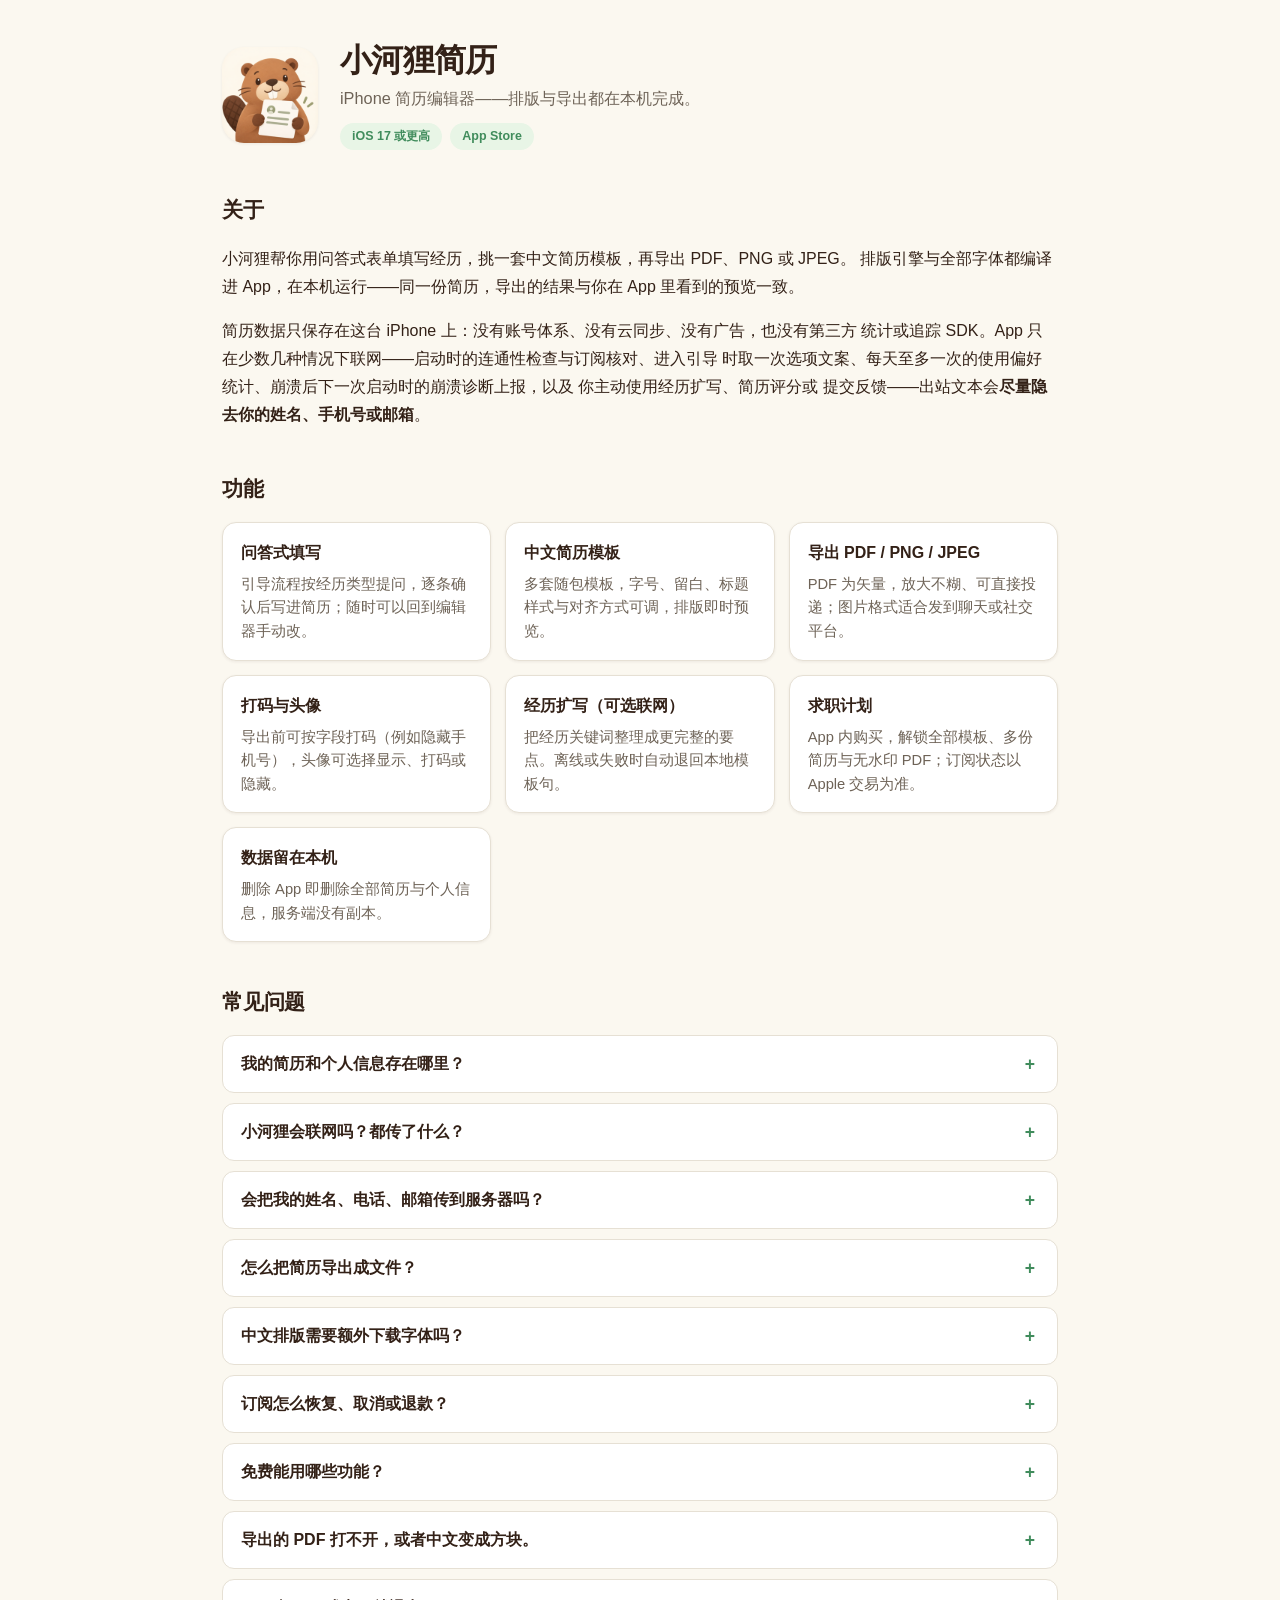
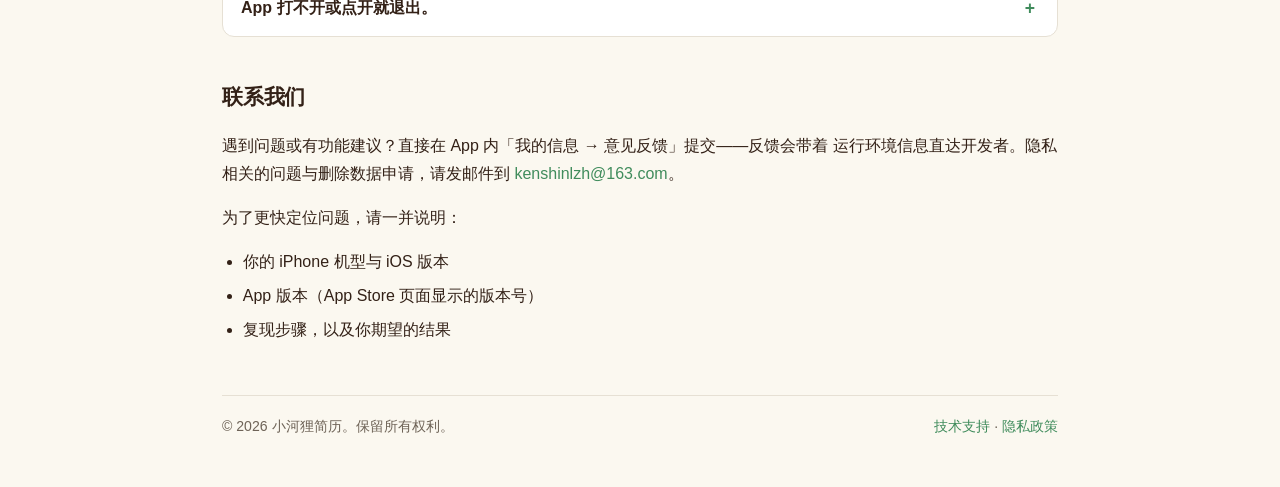
<file: index.html>
<!DOCTYPE html>
<html lang="zh-CN">
<head>
<meta charset="utf-8">
<meta name="viewport" content="width=device-width, initial-scale=1">
<title>小河狸简历 — 技术支持</title>
<meta name="description" content="小河狸简历 iPhone 简历编辑器的技术支持：功能说明、常见问题、故障排查与联系方式。">
<meta property="og:title" content="小河狸简历 — 技术支持">
<meta property="og:description" content="iPhone 简历编辑器：排版与导出都在本机完成，简历数据只存在手机上。">
<meta property="og:image" content="assets/icon.png">
<link rel="icon" type="image/png" href="assets/icon.png">
<link rel="stylesheet" href="styles.css">
</head>
<body>
<main class="wrap">

<header class="hero">
  <img class="hero-icon" src="assets/icon.png" alt="小河狸简历 App 图标" width="96" height="96">
  <div>
    <h1>小河狸简历</h1>
    <p class="tagline">iPhone 简历编辑器——排版与导出都在本机完成。</p>
    <p class="chips">
      <span class="chip">iOS 17 或更高</span>
      <span class="chip">App Store</span>
    </p>
  </div>
</header>

<section>
  <h2>关于</h2>
  <p>小河狸帮你用问答式表单填写经历，挑一套中文简历模板，再导出 PDF、PNG 或 JPEG。
  排版引擎与全部字体都编译进 App，在本机运行——同一份简历，导出的结果与你在
  App 里看到的预览一致。</p>
  <p>简历数据只保存在这台 iPhone 上：没有账号体系、没有云同步、没有广告，也没有第三方
  统计或追踪 SDK。App 只在少数几种情况下联网——启动时的连通性检查与订阅核对、进入引导
  时取一次选项文案、每天至多一次的使用偏好统计、崩溃后下一次启动时的崩溃诊断上报，以及
  你主动使用经历扩写、简历评分或
  提交反馈——出站文本会<strong>尽量隐去你的姓名、手机号或邮箱</strong>。</p>
</section>

<section>
  <h2>功能</h2>
  <div class="grid">
    <div class="card">
      <h3>问答式填写</h3>
      <p>引导流程按经历类型提问，逐条确认后写进简历；随时可以回到编辑器手动改。</p>
    </div>
    <div class="card">
      <h3>中文简历模板</h3>
      <p>多套随包模板，字号、留白、标题样式与对齐方式可调，排版即时预览。</p>
    </div>
    <div class="card">
      <h3>导出 PDF / PNG / JPEG</h3>
      <p>PDF 为矢量，放大不糊、可直接投递；图片格式适合发到聊天或社交平台。</p>
    </div>
    <div class="card">
      <h3>打码与头像</h3>
      <p>导出前可按字段打码（例如隐藏手机号），头像可选择显示、打码或隐藏。</p>
    </div>
    <div class="card">
      <h3>经历扩写（可选联网）</h3>
      <p>把经历关键词整理成更完整的要点。离线或失败时自动退回本地模板句。</p>
    </div>
    <div class="card">
      <h3>求职计划</h3>
      <p>App 内购买，解锁全部模板、多份简历与无水印 PDF；订阅状态以 Apple 交易为准。</p>
    </div>
    <div class="card">
      <h3>数据留在本机</h3>
      <p>删除 App 即删除全部简历与个人信息，服务端没有副本。</p>
    </div>
  </div>
</section>

<section>
  <h2>常见问题</h2>

  <details>
    <summary>我的简历和个人信息存在哪里？</summary>
    <p>全部存在这台 iPhone 上 App 的私有目录里（简历 JSON、头像图片与设置）。
    没有服务器保存简历，也不会上传到任何云端。删除 App 就会一并删除。</p>
  </details>

  <details>
    <summary>小河狸会联网吗？都传了什么？</summary>
    <p>会，但次数很少，且全部指向开发者自建的服务器。
    其中三处是自动发生的（都不含你填写的内容）：</p>
    <ul>
      <li><strong>连通性检查</strong>：启动时问一次服务是否在线，只发一个空的 GET 请求，
      不含任何个人信息。</li>
      <li><strong>订阅核对</strong>：把 Apple 签名的交易凭证与一个本机生成的匿名账户标识
      发出去，用于确认订阅是否有效、还剩多少次精修；启动与回到前台时各可能触发一次。</li>
      <li><strong>引导选项文案</strong>：进入引导时取一次经历类型 / 技能分类列表，
      不含任何个人信息。</li>
    </ul>
    <p>另外两处只有你主动操作才会发生：</p>
    <ul>
      <li><strong>经历扩写 / 个人简介生成</strong>：只发送经历类型与你确认过的事实关键词，
      不含姓名、手机号、邮箱（出站前强制清洗）；服务器会把这些关键词转交大模型服务商
      生成文字。</li>
      <li><strong>意见反馈</strong>：只有你点「提交」时，才发送反馈正文、你选填的联系方式
      与设备型号、系统版本、App 版本、语言。</li>
    </ul>
    <p>完整说明见<a href="privacy.html">隐私政策</a>。</p>
  </details>

  <details>
    <summary>会把我的姓名、电话、邮箱传到服务器吗？</summary>
    <p>不会。这是硬性约束：所有出站文本在唯一网络出口处强制清洗，命中邮箱或手机号模式
    即整段隐去，之后才会发出去。</p>
  </details>

  <details>
    <summary>怎么把简历导出成文件？</summary>
    <p>在编辑页点右上角「导出」，选择 PDF、PNG 或 JPEG，随后通过 iOS 系统分享面板
    保存到「文件」或发给别人。发到哪里完全由你决定，App 不经手。</p>
  </details>

  <details>
    <summary>中文排版需要额外下载字体吗？</summary>
    <p>不需要。随包字体已包含中文字形，离线也能正常排版。如果你在有网络的电脑上编辑
    导出的 PDF，请确认系统装有中文字体。</p>
  </details>

  <details>
    <summary>订阅怎么恢复、取消或退款？</summary>
    <p>订阅由 Apple 处理：在 iOS「设置 → Apple 账户 → 订阅」里查看、取消或管理，
    退款也通过 Apple 提交。</p>
    <p>在 App 里碰到需要订阅的功能（锁定模板、导出 PDF、第二份简历、精修次数用完）时，
    会弹出「求职计划」页，页面上有「恢复购买」与「管理订阅」两个入口，换设备或重装后
    从那里恢复即可。想查看当前订阅状态与剩余精修次数，走
    「我的信息 → 设置 → 账号与权益」。</p>
  </details>

  <details>
    <summary>免费能用哪些功能？</summary>
    <p>免费档可以保存一份简历、使用其中几套通用模板、进行有限次数的经历精修；
    导出的图片带水印，<strong>导出 PDF 需要订阅</strong>。「求职计划」订阅解锁全部模板、
    多份简历与无水印 PDF。具体次数以 App 内展示为准。</p>
  </details>

  <details>
    <summary>导出的 PDF 打不开，或者中文变成方块。</summary>
    <p>先确认导出的是 PDF 而不是 PNG/JPEG；若在第三方阅读器里显示异常，换用
    「文件」App 或系统预览打开。中文变方块通常是阅读器缺中文字体，不是文件损坏——
    这份 PDF 里已经内嵌了排版所用字体，换一个阅读器即可正常显示。</p>
  </details>

  <details>
    <summary>App 打不开或点开就退出。</summary>
    <p>请先确认系统版本为 iOS 17 或更高，然后删除 App 重新从 App Store 安装。
    如果仍然打不开，请反馈给我们，并附上机型与系统版本。</p>
  </details>
</section>

<section>
  <h2>联系我们</h2>
  <p>遇到问题或有功能建议？直接在 App 内「我的信息 → 意见反馈」提交——反馈会带着
  运行环境信息直达开发者。隐私相关的问题与删除数据申请，请发邮件到
  <a href="mailto:kenshinlzh@163.com">kenshinlzh@163.com</a>。</p>
  <p>为了更快定位问题，请一并说明：</p>
  <ul>
    <li>你的 iPhone 机型与 iOS 版本</li>
    <li>App 版本（App Store 页面显示的版本号）</li>
    <li>复现步骤，以及你期望的结果</li>
  </ul>
</section>

<footer>
  <p>© 2026 小河狸简历。保留所有权利。</p>
  <nav><a href="index.html">技术支持</a> · <a href="privacy.html">隐私政策</a></nav>
</footer>

</main>
</body>
</html>
</file>
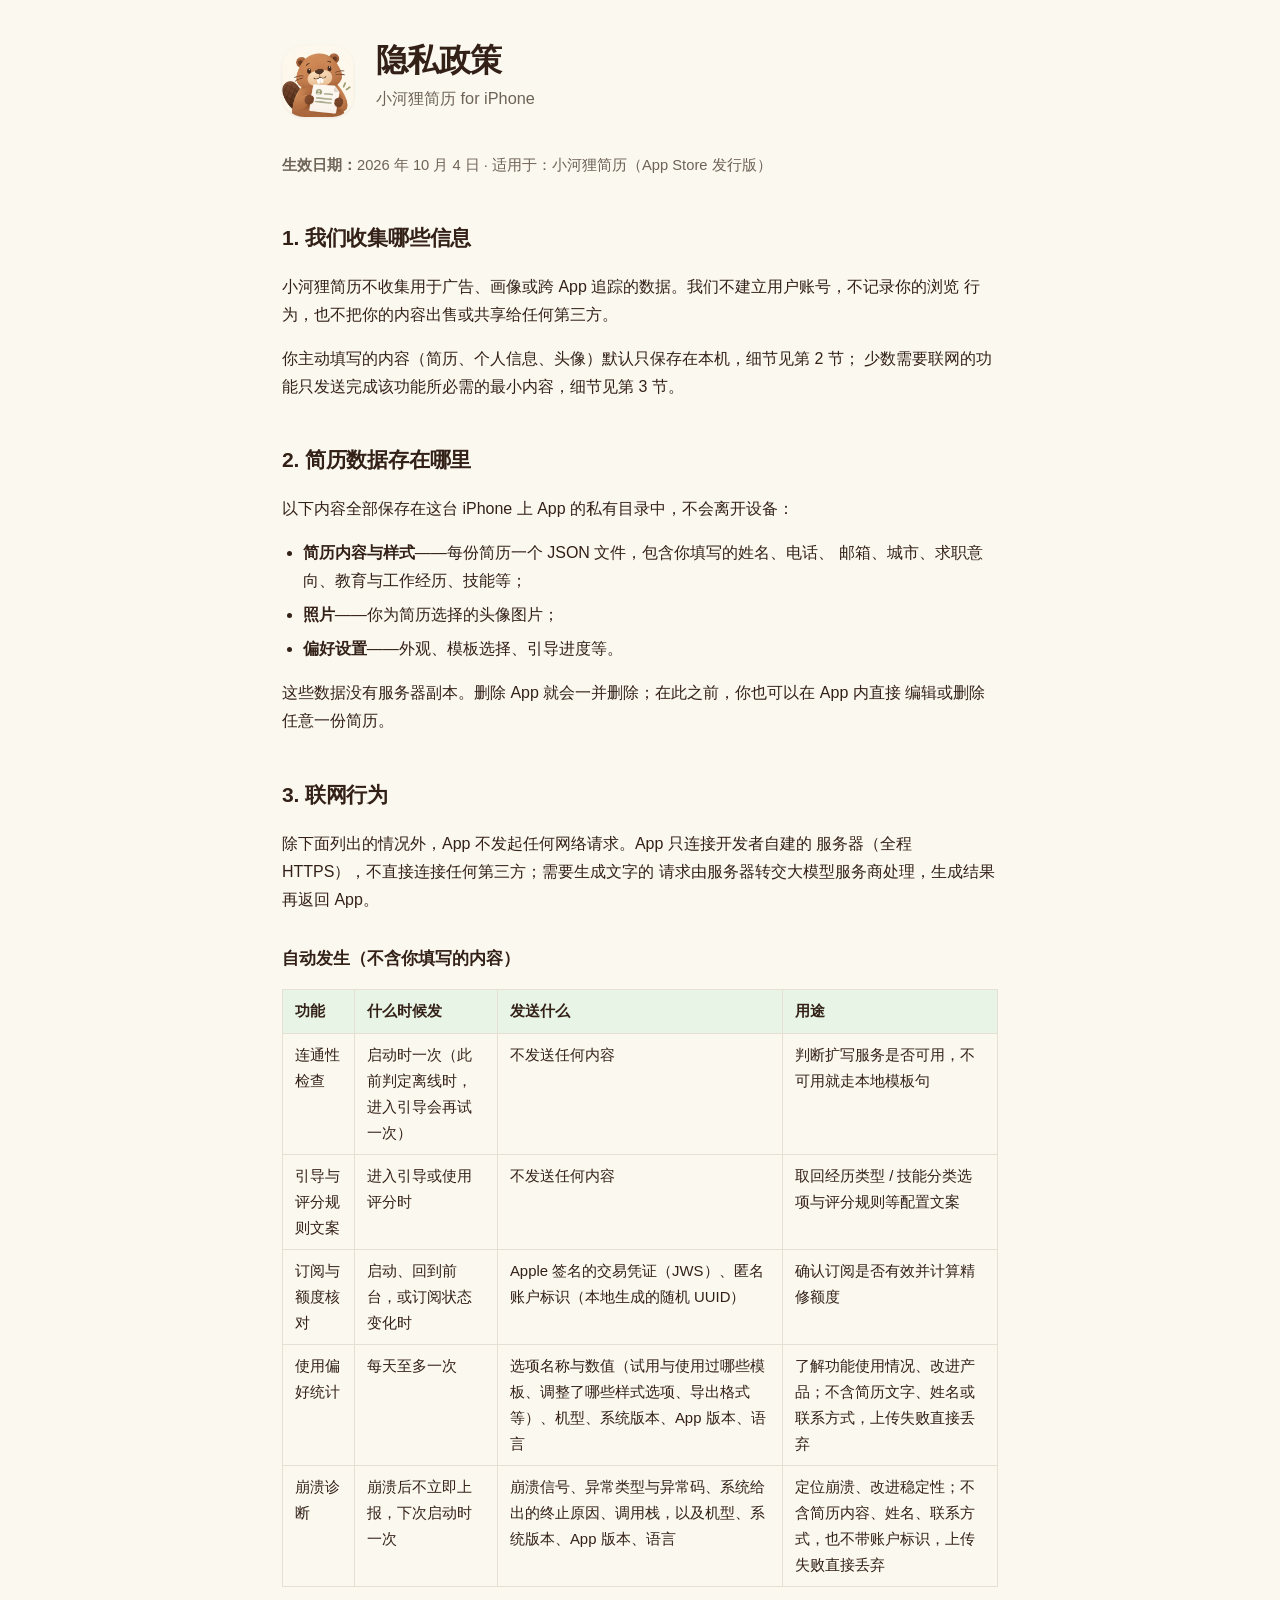
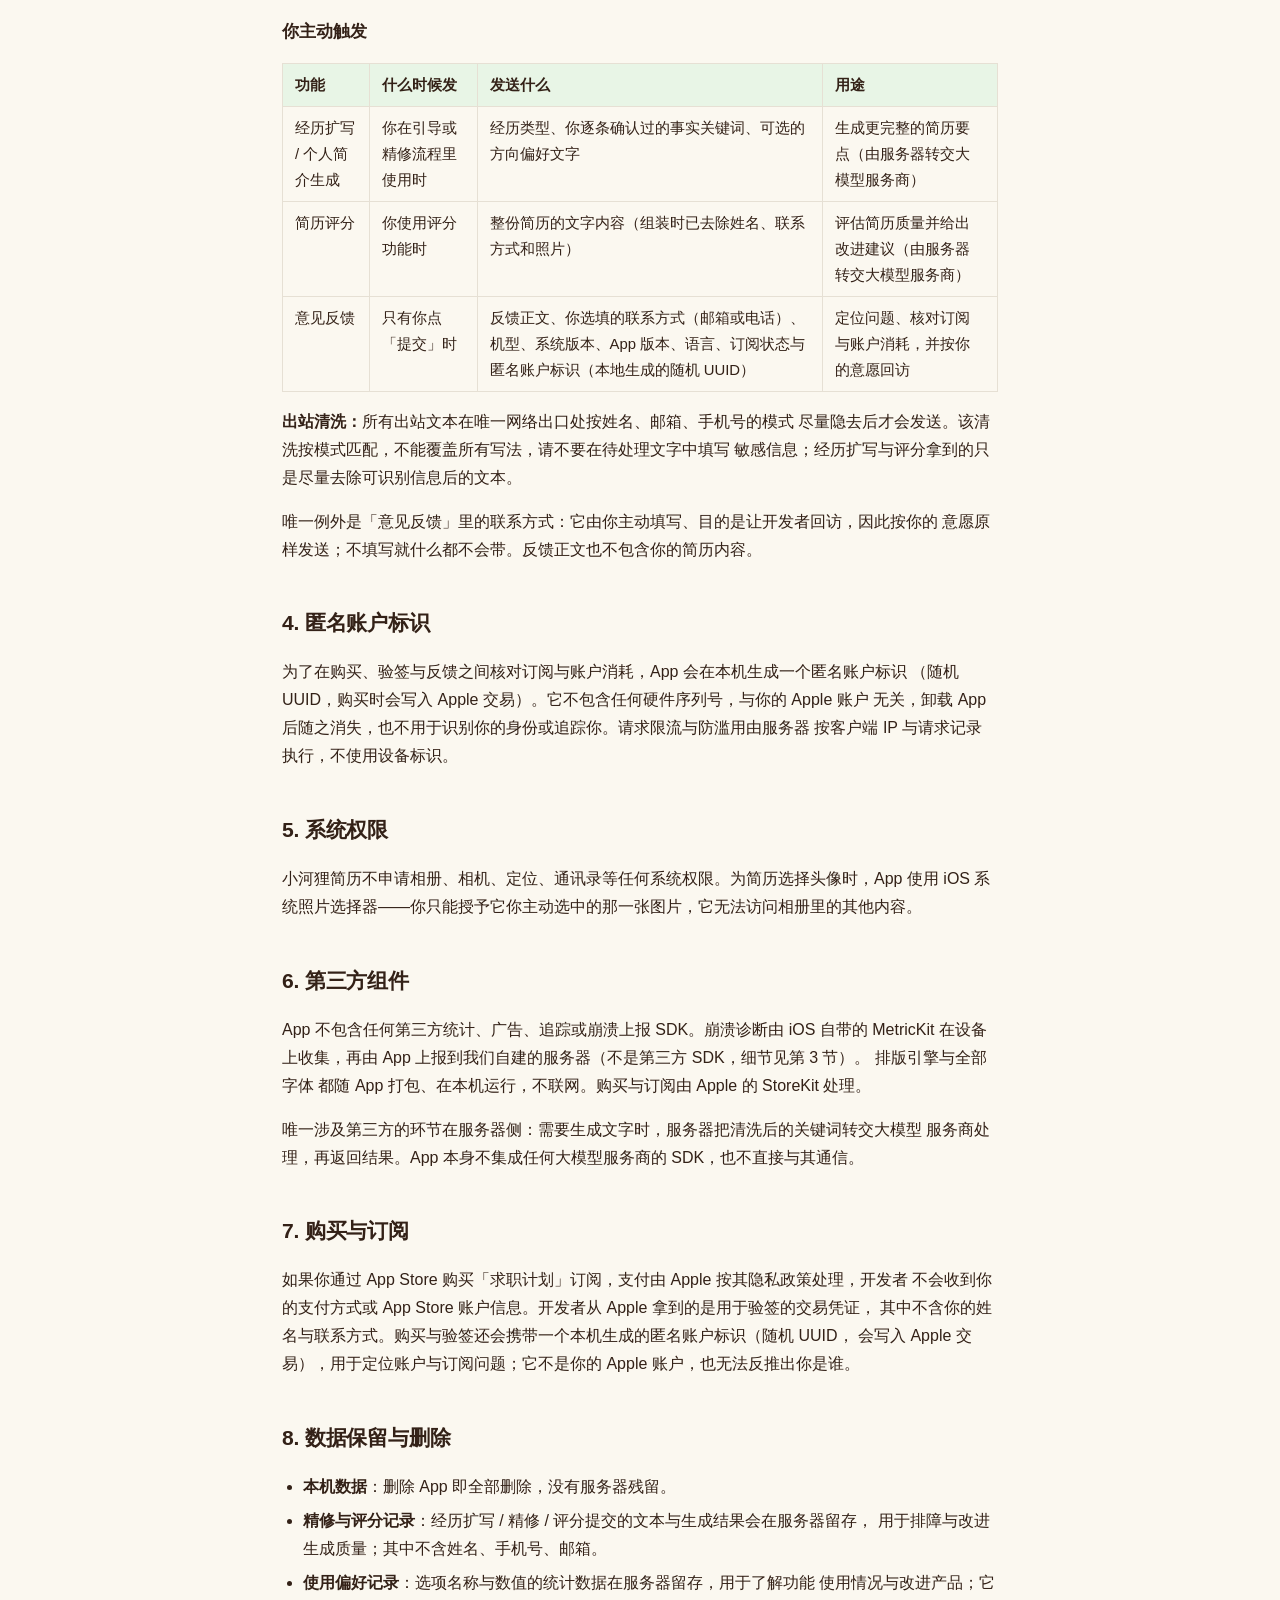
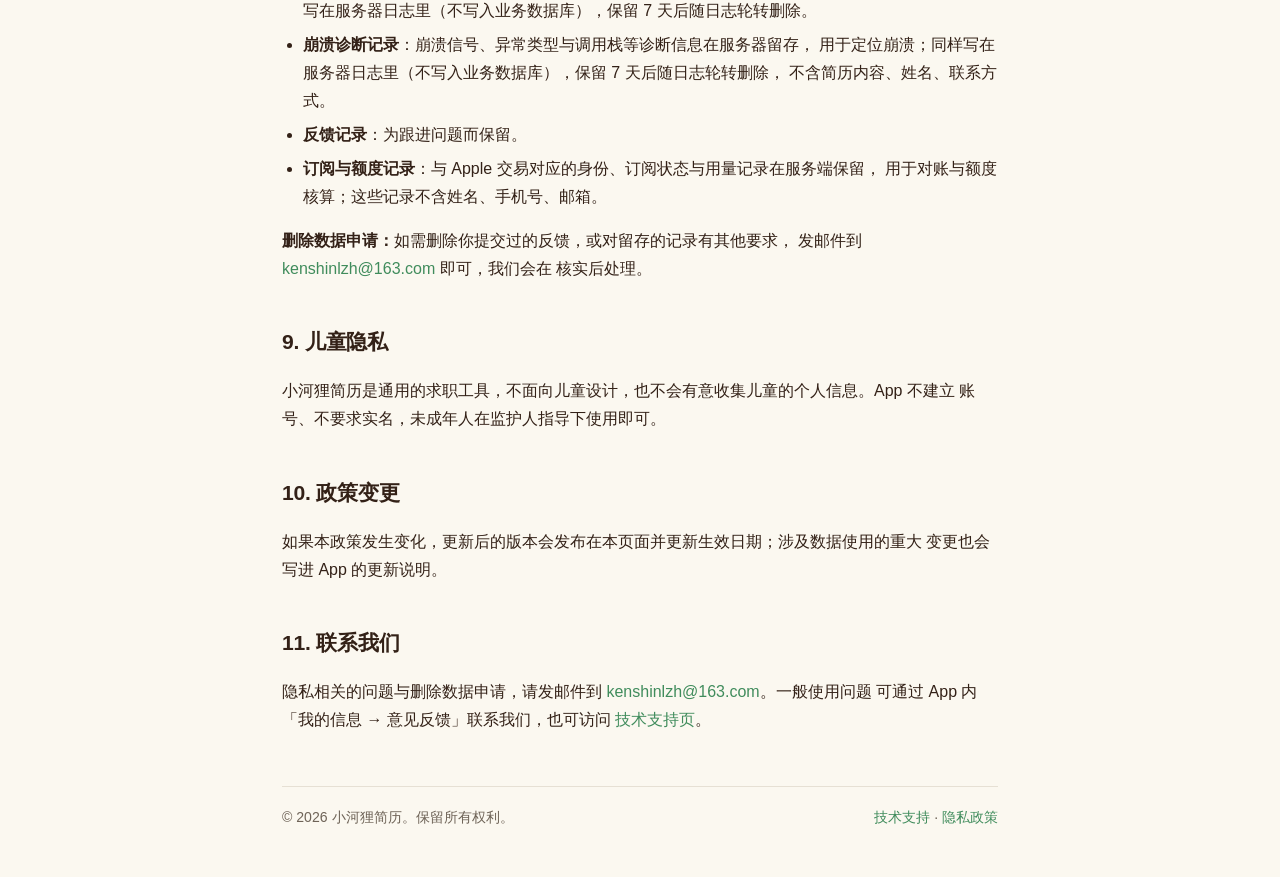
<file: privacy.html>
<!DOCTYPE html>
<html lang="zh-CN">
<head>
<meta charset="utf-8">
<meta name="viewport" content="width=device-width, initial-scale=1">
<title>小河狸简历 — 隐私政策</title>
<meta name="description" content="小河狸简历 iPhone 简历编辑器隐私政策：简历数据只存在本机，联网仅限启动核对、引导取词、使用偏好与崩溃诊断统计，以及你主动使用的功能，发送前尽量隐去姓名、手机号、邮箱。">
<meta property="og:title" content="小河狸简历 — 隐私政策">
<meta property="og:description" content="简历数据只存在本机；联网仅限启动核对、引导取词、使用偏好与崩溃诊断统计，以及你主动使用的功能，发送前尽量隐去姓名、手机号、邮箱。">
<meta property="og:image" content="assets/icon.png">
<link rel="icon" type="image/png" href="assets/icon.png">
<link rel="stylesheet" href="styles.css">
</head>
<body>
<main class="wrap narrow">

<header class="hero hero-left">
  <img class="hero-icon" src="assets/icon.png" alt="小河狸简历 App 图标" width="72" height="72">
  <div>
    <h1>隐私政策</h1>
    <p class="tagline">小河狸简历 for iPhone</p>
  </div>
</header>

<p class="meta"><strong>生效日期：</strong>2026 年 10 月 4 日 · 适用于：小河狸简历（App Store 发行版）</p>

<section>
  <h2>1. 我们收集哪些信息</h2>
  <p>小河狸简历不收集用于广告、画像或跨 App 追踪的数据。我们不建立用户账号，不记录你的浏览
  行为，也不把你的内容出售或共享给任何第三方。</p>
  <p>你主动填写的内容（简历、个人信息、头像）默认只保存在本机，细节见第 2 节；
  少数需要联网的功能只发送完成该功能所必需的最小内容，细节见第 3 节。</p>
</section>

<section>
  <h2>2. 简历数据存在哪里</h2>
  <p>以下内容全部保存在这台 iPhone 上 App 的私有目录中，不会离开设备：</p>
  <ul>
    <li><strong>简历内容与样式</strong>——每份简历一个 JSON 文件，包含你填写的姓名、电话、
    邮箱、城市、求职意向、教育与工作经历、技能等；</li>
    <li><strong>照片</strong>——你为简历选择的头像图片；</li>
    <li><strong>偏好设置</strong>——外观、模板选择、引导进度等。</li>
  </ul>
  <p>这些数据没有服务器副本。删除 App 就会一并删除；在此之前，你也可以在 App 内直接
  编辑或删除任意一份简历。</p>
</section>

<section>
  <h2>3. 联网行为</h2>
  <p>除下面列出的情况外，App 不发起任何网络请求。App 只连接开发者自建的
  服务器（全程 HTTPS），不直接连接任何第三方；需要生成文字的
  请求由服务器转交大模型服务商处理，生成结果再返回 App。</p>

  <h3>自动发生（不含你填写的内容）</h3>

  <table>
    <tr>
      <th>功能</th>
      <th>什么时候发</th>
      <th>发送什么</th>
      <th>用途</th>
    </tr>
    <tr>
      <td>连通性检查</td>
      <td>启动时一次（此前判定离线时，进入引导会再试一次）</td>
      <td>不发送任何内容</td>
      <td>判断扩写服务是否可用，不可用就走本地模板句</td>
    </tr>
    <tr>
      <td>引导与评分规则文案</td>
      <td>进入引导或使用评分时</td>
      <td>不发送任何内容</td>
      <td>取回经历类型 / 技能分类选项与评分规则等配置文案</td>
    </tr>
    <tr>
      <td>订阅与额度核对</td>
      <td>启动、回到前台，或订阅状态变化时</td>
      <td>Apple 签名的交易凭证（JWS）、匿名账户标识（本地生成的随机 UUID）</td>
      <td>确认订阅是否有效并计算精修额度</td>
    </tr>
    <tr>
      <td>使用偏好统计</td>
      <td>每天至多一次</td>
      <td>选项名称与数值（试用与使用过哪些模板、调整了哪些样式选项、导出格式等）、机型、系统版本、App 版本、语言</td>
      <td>了解功能使用情况、改进产品；不含简历文字、姓名或联系方式，上传失败直接丢弃</td>
    </tr>
    <tr>
      <td>崩溃诊断</td>
      <td>崩溃后不立即上报，下次启动时一次</td>
      <td>崩溃信号、异常类型与异常码、系统给出的终止原因、调用栈，以及机型、系统版本、App 版本、语言</td>
      <td>定位崩溃、改进稳定性；不含简历内容、姓名、联系方式，也不带账户标识，上传失败直接丢弃</td>
    </tr>
  </table>

  <h3>你主动触发</h3>

  <table>
    <tr>
      <th>功能</th>
      <th>什么时候发</th>
      <th>发送什么</th>
      <th>用途</th>
    </tr>
    <tr>
      <td>经历扩写 / 个人简介生成</td>
      <td>你在引导或精修流程里使用时</td>
      <td>经历类型、你逐条确认过的事实关键词、可选的方向偏好文字</td>
      <td>生成更完整的简历要点（由服务器转交大模型服务商）</td>
    </tr>
    <tr>
      <td>简历评分</td>
      <td>你使用评分功能时</td>
      <td>整份简历的文字内容（组装时已去除姓名、联系方式和照片）</td>
      <td>评估简历质量并给出改进建议（由服务器转交大模型服务商）</td>
    </tr>
    <tr>
      <td>意见反馈</td>
      <td>只有你点「提交」时</td>
      <td>反馈正文、你选填的联系方式（邮箱或电话）、机型、系统版本、App 版本、语言、订阅状态与匿名账户标识（本地生成的随机 UUID）</td>
      <td>定位问题、核对订阅与账户消耗，并按你的意愿回访</td>
    </tr>
  </table>

  <p><strong>出站清洗：</strong>所有出站文本在唯一网络出口处按姓名、邮箱、手机号的模式
  尽量隐去后才会发送。该清洗按模式匹配，不能覆盖所有写法，请不要在待处理文字中填写
  敏感信息；经历扩写与评分拿到的只是尽量去除可识别信息后的文本。</p>

  <p>唯一例外是「意见反馈」里的联系方式：它由你主动填写、目的是让开发者回访，因此按你的
  意愿原样发送；不填写就什么都不会带。反馈正文也不包含你的简历内容。</p>
</section>

<section>
  <h2>4. 匿名账户标识</h2>
  <p>为了在购买、验签与反馈之间核对订阅与账户消耗，App 会在本机生成一个匿名账户标识
  （随机 UUID，购买时会写入 Apple 交易）。它不包含任何硬件序列号，与你的 Apple 账户
  无关，卸载 App 后随之消失，也不用于识别你的身份或追踪你。请求限流与防滥用由服务器
  按客户端 IP 与请求记录执行，不使用设备标识。</p>
</section>

<section>
  <h2>5. 系统权限</h2>
  <p>小河狸简历不申请相册、相机、定位、通讯录等任何系统权限。为简历选择头像时，App 使用
  iOS 系统照片选择器——你只能授予它你主动选中的那一张图片，它无法访问相册里的其他内容。</p>
</section>

<section>
  <h2>6. 第三方组件</h2>
  <p>App 不包含任何第三方统计、广告、追踪或崩溃上报 SDK。崩溃诊断由 iOS 自带的 MetricKit
  在设备上收集，再由 App 上报到我们自建的服务器（不是第三方 SDK，细节见第 3 节）。
  排版引擎与全部字体
  都随 App 打包、在本机运行，不联网。购买与订阅由 Apple 的 StoreKit 处理。</p>
  <p>唯一涉及第三方的环节在服务器侧：需要生成文字时，服务器把清洗后的关键词转交大模型
  服务商处理，再返回结果。App 本身不集成任何大模型服务商的 SDK，也不直接与其通信。</p>
</section>

<section>
  <h2>7. 购买与订阅</h2>
  <p>如果你通过 App Store 购买「求职计划」订阅，支付由 Apple 按其隐私政策处理，开发者
  不会收到你的支付方式或 App Store 账户信息。开发者从 Apple 拿到的是用于验签的交易凭证，
  其中不含你的姓名与联系方式。购买与验签还会携带一个本机生成的匿名账户标识（随机 UUID，
  会写入 Apple 交易），用于定位账户与订阅问题；它不是你的 Apple 账户，也无法反推出你是谁。</p>
</section>

<section>
  <h2>8. 数据保留与删除</h2>
  <ul>
    <li><strong>本机数据</strong>：删除 App 即全部删除，没有服务器残留。</li>
    <li><strong>精修与评分记录</strong>：经历扩写 / 精修 / 评分提交的文本与生成结果会在服务器留存，
    用于排障与改进生成质量；其中不含姓名、手机号、邮箱。</li>
    <li><strong>使用偏好记录</strong>：选项名称与数值的统计数据在服务器留存，用于了解功能
    使用情况与改进产品；它写在服务器日志里（不写入业务数据库），保留 7 天后随日志轮转删除。</li>
    <li><strong>崩溃诊断记录</strong>：崩溃信号、异常类型与调用栈等诊断信息在服务器留存，
    用于定位崩溃；同样写在服务器日志里（不写入业务数据库），保留 7 天后随日志轮转删除，
    不含简历内容、姓名、联系方式。</li>
    <li><strong>反馈记录</strong>：为跟进问题而保留。</li>
    <li><strong>订阅与额度记录</strong>：与 Apple 交易对应的身份、订阅状态与用量记录在服务端保留，
    用于对账与额度核算；这些记录不含姓名、手机号、邮箱。</li>
  </ul>
  <p><strong>删除数据申请：</strong>如需删除你提交过的反馈，或对留存的记录有其他要求，
  发邮件到 <a href="mailto:kenshinlzh@163.com">kenshinlzh@163.com</a> 即可，我们会在
  核实后处理。</p>
</section>

<section>
  <h2>9. 儿童隐私</h2>
  <p>小河狸简历是通用的求职工具，不面向儿童设计，也不会有意收集儿童的个人信息。App 不建立
  账号、不要求实名，未成年人在监护人指导下使用即可。</p>
</section>

<section>
  <h2>10. 政策变更</h2>
  <p>如果本政策发生变化，更新后的版本会发布在本页面并更新生效日期；涉及数据使用的重大
  变更也会写进 App 的更新说明。</p>
</section>

<section>
  <h2>11. 联系我们</h2>
  <p>隐私相关的问题与删除数据申请，请发邮件到
  <a href="mailto:kenshinlzh@163.com">kenshinlzh@163.com</a>。一般使用问题
  可通过 App 内「我的信息 → 意见反馈」联系我们，也可访问
  <a href="index.html">技术支持页</a>。</p>
</section>

<footer>
  <p>© 2026 小河狸简历。保留所有权利。</p>
  <nav><a href="index.html">技术支持</a> · <a href="privacy.html">隐私政策</a></nav>
</footer>

</main>
</body>
</html>
</file>
<file: styles.css>
/* 小河狸 support site. No JavaScript; adapts to light/dark via prefers-color-scheme.
   Palette mirrors app/templates/assets/brand-theme.json (the App's single source of truth). */

:root {
  --bg: #fbf8f0;
  --fg: #332117;
  --muted: #6e6357;
  --card: #ffffff;
  --border: #e6e0d4;
  --accent: #408c5c;
  --accent-soft: #e8f5e6;
  --brown: #8c5433;
  --brown-soft: #f5e3cc;
  --code-bg: #f1ece0;
  --shadow: 0 1px 3px rgba(51, 33, 23, 0.07);
}

@media (prefers-color-scheme: dark) {
  :root {
    --bg: #191c19;
    --fg: #f3eee4;
    --muted: #babbaE;
    --card: #252b25;
    --border: #33392f;
    --accent: #91c59c;
    --accent-soft: #2c4030;
    --brown: #ddb68b;
    --brown-soft: #403329;
    --code-bg: #2a302a;
    --shadow: 0 1px 3px rgba(0, 0, 0, 0.45);
  }
}

* { box-sizing: border-box; }

body {
  margin: 0;
  background: var(--bg);
  color: var(--fg);
  font-family: -apple-system, BlinkMacSystemFont, "PingFang SC", "Hiragino Sans GB",
    "Segoe UI", Roboto, Helvetica, Arial, sans-serif;
  font-size: 16px;
  line-height: 1.75;
  -webkit-font-smoothing: antialiased;
}

.wrap {
  max-width: 880px;
  margin: 0 auto;
  padding: 40px 22px 48px;
}

.wrap.narrow { max-width: 760px; }

a { color: var(--accent); text-decoration: none; }
a:hover { text-decoration: underline; }

code {
  font-family: ui-monospace, SFMono-Regular, Menlo, Consolas, monospace;
  font-size: 0.86em;
  background: var(--code-bg);
  border-radius: 6px;
  padding: 2px 6px;
  word-break: break-all;
}

/* Hero */

.hero {
  display: flex;
  align-items: center;
  gap: 22px;
  margin-bottom: 30px;
}

.hero-left { align-items: center; }

.hero-icon {
  border-radius: 22px;
  box-shadow: var(--shadow);
  flex: none;
}

h1 {
  margin: 0 0 4px;
  font-size: 2rem;
  letter-spacing: -0.02em;
  line-height: 1.25;
}

.tagline {
  margin: 0 0 10px;
  color: var(--muted);
  font-size: 1.02rem;
}

.chips { margin: 0; display: flex; flex-wrap: wrap; gap: 8px; }

.chip {
  display: inline-block;
  font-size: 0.78rem;
  font-weight: 600;
  color: var(--accent);
  background: var(--accent-soft);
  border-radius: 999px;
  padding: 3px 12px;
}

/* Sections */

h2 {
  font-size: 1.32rem;
  letter-spacing: -0.01em;
  margin: 2.6rem 0 0.9rem;
}

h3 {
  font-size: 1.04rem;
  margin: 1.9rem 0 0.5rem;
}

.meta { color: var(--muted); font-size: 0.92rem; margin-top: 0; }

.summary {
  background: var(--accent-soft);
  border-radius: 14px;
  padding: 4px 20px 16px;
  margin-top: 1.6rem;
}

.summary h2 { margin-top: 0.9rem; }

.note {
  background: var(--brown-soft);
  border-radius: 12px;
  padding: 2px 18px 14px;
  margin-top: 1.4rem;
}

.note h2 { font-size: 1.1rem; margin-top: 0.9rem; }

/* Feature cards */

.grid {
  display: grid;
  grid-template-columns: repeat(auto-fill, minmax(240px, 1fr));
  gap: 14px;
}

.card {
  background: var(--card);
  border: 1px solid var(--border);
  border-radius: 14px;
  padding: 16px 18px;
  box-shadow: var(--shadow);
}

.card h3 { margin: 0 0 6px; font-size: 1rem; }

.card p { margin: 0; color: var(--muted); font-size: 0.92rem; line-height: 1.6; }

/* FAQ accordions */

details {
  background: var(--card);
  border: 1px solid var(--border);
  border-radius: 12px;
  padding: 14px 18px;
  margin-bottom: 10px;
}

summary {
  font-weight: 600;
  cursor: pointer;
  list-style: none;
  position: relative;
  padding-right: 28px;
}

summary::-webkit-details-marker { display: none; }

summary::after {
  content: "+";
  position: absolute;
  right: 4px;
  top: 50%;
  transform: translateY(-50%);
  color: var(--accent);
  font-weight: 700;
  font-size: 1.1rem;
}

details[open] summary::after { content: "−"; }

details p { margin: 10px 0 2px; color: var(--muted); }

/* Lists, table & footer */

section ul { padding-left: 1.3rem; }
section li { margin: 6px 0; }

table {
  width: 100%;
  border-collapse: collapse;
  margin: 1rem 0;
  font-size: 0.93rem;
}

th, td {
  border: 1px solid var(--border);
  padding: 8px 12px;
  text-align: left;
  vertical-align: top;
}

th { background: var(--accent-soft); font-weight: 600; }

footer {
  margin-top: 3.2rem;
  padding-top: 18px;
  border-top: 1px solid var(--border);
  display: flex;
  justify-content: space-between;
  flex-wrap: wrap;
  gap: 8px;
  color: var(--muted);
  font-size: 0.88rem;
}

footer p, footer nav { margin: 0; }
</file>
